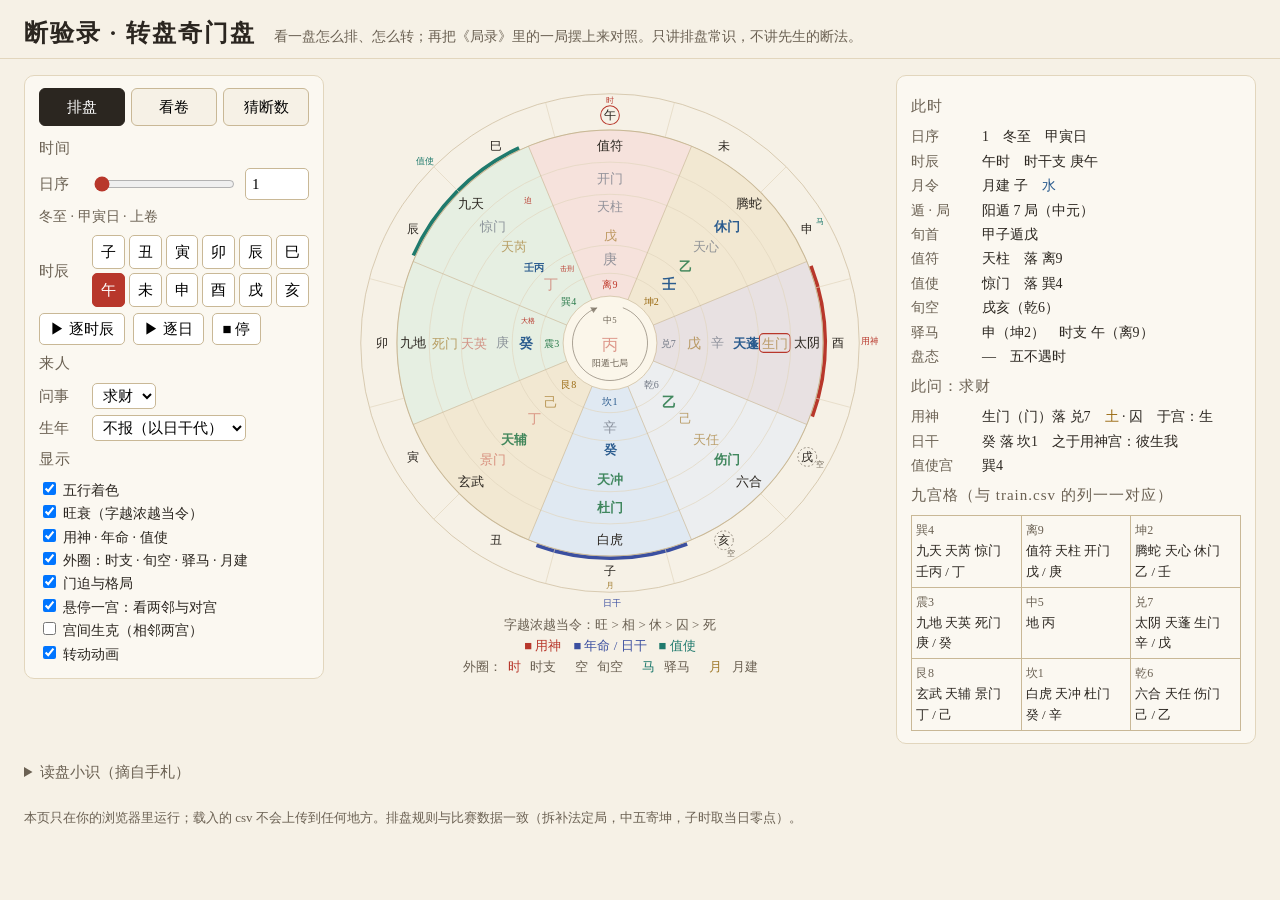
<file: duanyanlu/index.html>
<!doctype html>
<html lang="zh-CN">
<head>
<meta charset="utf-8">
<meta name="viewport" content="width=device-width, initial-scale=1">
<meta name="robots" content="noindex, nofollow">
<title>断验录 · 转盘奇门盘</title>
<style>
:root {
  --paper: #f6f1e6; --paper2: #efe7d6; --ink: #2b2620; --ink2: #6b6153; --line: #c9b896; --line2: #e2d6bd;
  --zhu: #b8372b; --dian: #3b4fa0; --qing: #1f7a6d; --gold: #a07a2c;
  --mu: #2f7d4f; --huo: #c0392b; --tu: #9a6a12; --jin: #6f7683; --shui: #2a5b8e;
  --mu-bg: #e6efe2; --huo-bg: #f6e2dc; --tu-bg: #f2e8d2; --jin-bg: #eceef0; --shui-bg: #e0e9f2;
}
* { box-sizing: border-box; }
body { margin: 0; background: var(--paper); color: var(--ink); font: 15px/1.6 "Songti SC", "Noto Serif CJK SC", "Source Han Serif SC", "SimSun", serif; }
header { padding: 14px 24px 6px; border-bottom: 1px solid var(--line2); display: flex; align-items: baseline; gap: 18px; flex-wrap: wrap; }
header h1 { margin: 0; font-size: 24px; letter-spacing: 2px; }
header .sub { color: var(--ink2); font-size: 14px; }
main { display: grid; grid-template-columns: 300px minmax(420px, 1fr) 360px; gap: 18px; padding: 16px 24px; align-items: start; }
@media (max-width: 1200px) { main { grid-template-columns: 1fr; } }
.panel { background: #fbf8f1; border: 1px solid var(--line2); border-radius: 10px; padding: 12px 14px; }
.panel h3 { margin: 6px 0 8px; font-size: 15px; color: var(--ink2); font-weight: normal; letter-spacing: 1px; }
.tabs { display: flex; gap: 6px; margin-bottom: 10px; }
.tabs button { flex: 1; padding: 6px 0; border: 1px solid var(--line); background: var(--paper); border-radius: 6px; cursor: pointer; font: inherit; }
.tabs button.on { background: var(--ink); color: #fff; border-color: var(--ink); }
.row { display: flex; align-items: center; gap: 8px; margin: 6px 0; flex-wrap: wrap; }
.row label { color: var(--ink2); min-width: 3em; }
input[type=range] { flex: 1; accent-color: var(--zhu); }
input[type=number], input[type=text], select { font: inherit; padding: 3px 6px; border: 1px solid var(--line); border-radius: 5px; background: #fff; }
input[type=number] { width: 64px; }
.b { font: inherit; display: inline-block; padding: 3px 10px; border: 1px solid var(--line); border-radius: 5px; background: #fff; cursor: pointer; }
.b:hover { border-color: var(--ink2); }
.b.on { background: var(--zhu); border-color: var(--zhu); color: #fff; }
.shichen { display: grid; grid-template-columns: repeat(6, 1fr); gap: 4px; flex: 1; }
.shichen button { padding: 4px 0; }
.daylabel { font-size: 14px; color: var(--ink2); }
.toggles label { display: block; color: var(--ink); cursor: pointer; font-size: 14px; }
.hint { font-size: 13px; color: var(--ink2); }
.stage { display: flex; flex-direction: column; align-items: center; }
svg#pan { width: 100%; max-width: 760px; height: auto; user-select: none; }
.legend { font-size: 13px; color: var(--ink2); text-align: center; margin-top: 4px; }
.legend span { margin: 0 6px; white-space: nowrap; }
.kv { display: grid; grid-template-columns: 4.5em 1fr; gap: 2px 8px; font-size: 14px; }
.kv div:nth-child(odd) { color: var(--ink2); }
table.grid { border-collapse: collapse; width: 100%; font-size: 13px; margin-top: 6px; }
table.grid td { border: 1px solid var(--line); padding: 4px 4px; vertical-align: top; width: 33%; }
table.grid .gname { color: var(--ink2); font-size: 12px; }
table.grid .hole { color: #b7a98d; }
.note { background: #fff7e6; border-left: 3px solid var(--gold); padding: 4px 8px; margin: 4px 0; font-size: 14px; }
.reveal { font-size: 28px; color: var(--zhu); }
details { margin: 0 24px 24px; }
details summary { cursor: pointer; color: var(--ink2); }
details .doc { columns: 2 380px; column-gap: 28px; font-size: 14px; }
details .doc p { margin: 4px 0 8px; break-inside: avoid; }
.wx-木 { color: var(--mu); } .wx-火 { color: var(--huo); } .wx-土 { color: var(--tu); } .wx-金 { color: var(--jin); } .wx-水 { color: var(--shui); }
.muted { color: var(--ink2); }
.err { color: var(--zhu); }
</style>
</head>
<body>
<header>
  <h1>断验录 · 转盘奇门盘</h1>
  <span class="sub">看一盘怎么排、怎么转；再把《局录》里的一局摆上来对照。只讲排盘常识，不讲先生的断法。</span>
</header>
<main>
  <!-- 左：操作 -->
  <section class="panel" id="left">
    <div class="tabs"><button data-tab="pai" class="on">排盘</button><button data-tab="juan">看卷</button><button data-tab="cai">猜断数</button></div>

    <div data-pane="pai">
      <h3>时间</h3>
      <div class="row"><label>日序</label><input type="range" id="day" min="1" max="365" value="1"><input type="number" id="dayN" min="1" max="365" value="1"></div>
      <div class="row daylabel" id="dayLabel"></div>
      <div class="row"><label>时辰</label><div class="shichen" id="shichen"></div></div>
      <div class="row"><button class="b" id="playH">▶ 逐时辰</button><button class="b" id="playD">▶ 逐日</button><button class="b" id="stop">■ 停</button></div>
      <h3>来人</h3>
      <div class="row"><label>问事</label><select id="q"></select></div>
      <div class="row"><label>生年</label><select id="birth"></select></div>
    </div>

    <div data-pane="juan" hidden>
      <h3>载入数据（只在本机读取，不会上传）</h3>
      <div class="row"><label class="b" for="files" style="min-width:auto;cursor:pointer">选择 csv 文件…</label><input type="file" id="files" multiple accept=".csv" hidden></div>
      <div class="hint" id="loadState">可一次选中 train.csv、test.csv、clients.csv、notes.csv。</div>
      <h3>看一局</h3>
      <div class="row"><input type="text" id="rid" placeholder="如 S00001 或 X00001" size="12"><button class="b" id="go">查看</button></div>
      <div class="row"><button class="b" id="prev">上一局</button><button class="b" id="next">下一局</button><button class="b" id="rand">随机一局</button></div>
      <div id="rowInfo" class="hint"></div>
    </div>

    <div data-pane="cai" hidden>
      <h3>你来断：先生会报几分？</h3>
      <div class="hint">从上卷里随机抽一局（需先在「看卷」里载入 train.csv，最好连同 clients.csv、notes.csv）。看盘、看问事，报一个 0–100 的数，再揭晓卷面上的断数。</div>
      <div class="row"><button class="b" id="deal">出一局</button></div>
      <div class="row"><label>你断</label><input type="number" id="guess" min="0" max="100" step="1"><button class="b" id="reveal">揭晓</button></div>
      <div id="caiInfo"></div>
      <div id="caiStat" class="hint"></div>
    </div>

    <h3>显示</h3>
    <div class="toggles" id="toggles"></div>
  </section>

  <!-- 中：转盘 -->
  <section class="stage">
    <svg id="pan" viewBox="0 0 800 800" aria-label="转盘奇门盘"></svg>
    <div class="legend" id="legend"></div>
  </section>

  <!-- 右：此时 -->
  <section class="panel" id="right">
    <h3>此时</h3>
    <div class="kv" id="now"></div>
    <h3 id="askTitle">此问</h3>
    <div class="kv" id="ask"></div>
    <h3 id="gridTitle">九宫格（与 train.csv 的列一一对应）</h3>
    <div id="grid"></div>
  </section>
</main>

<details>
  <summary>读盘小识（摘自手札）</summary>
  <div class="doc">
    <p><b>一盘五层。</b>由里往外：地盘（三奇六仪，按局数飞布九宫，一局之中不动）、天盘（九星，每颗星带着本宫的地盘之干同行，即天盘之干）、人盘（八门）、神盘（八神），最外一圈是十二地支。天禽居中，随天芮而行，所以天芮所在之宫并书两干。</p>
    <p><b>怎么转。</b>旬首之仪所在宫的星为值符，值符加于地盘时干之宫，诸星随之同转；旬首宫的门为值使，随时辰行宫，诸门随之同转；八神以值符神为首，阳遁顺布、阴遁逆布。冬至以后用阳遁，夏至以后用阴遁。一盘由阴阳遁、局数、时干支三者定出，共一千零八十盘。</p>
    <p><b>外圈。</b>十二地支分纳于外八宫（坎子、艮丑寅、震卯、巽辰巳、离午、坤未申、兑酉、乾戌亥）。图上标出：时支（本时辰之支）、旬空（时干支所在一旬余下两支）、驿马（申子辰马在寅，寅午戌马在申，亥卯未马在巳，巳酉丑马在亥）、月建。</p>
    <p><b>旺衰。</b>月建之五行为月令。与月令同者旺，月令所生者相，生月令者休，克月令者囚，月令所克者死。图上字色越浓，越当令。八神本无五行，论五行时借其所落之宫。</p>
    <p><b>用神、年命、值使。</b>问什么看什么：求财看生门，求职看开门，婚恋看六合，谒贵看值符，考试看丁，诉讼看庚，疾病看天芮，求医看天心，失物看玄武。年命取来人生年之干（甲则看其所遁之仪）在天盘的落宫，不报生年者一说以日干代之。值使为一时之使。</p>
    <p><b>格局。</b>门克其所落之宫为门迫；天盘之干加地盘之干，成鸟跌穴、龙返首、蛇夭矫、雀投江等克应；六仪击刑；星回本宫为伏吟，星到对宫为反吟；时干克日干且阴阳同类为五不遇时。哪些先生看重、哪些没用，得回到《局录》里去验。</p>
    <p><b>卷面。</b>train.csv / test.csv 的 41 个盘面格按“宫_层”命名：外八宫各有 _神、_星、_门、_天、_地 五格，中五宫只有 _地。卷面约 6% 的格子被虫蛀（空白）；这里的转盘按日序、时辰直接排出，是完整的盘。</p>
  </div>
</details>
<footer style="margin:0 24px 24px;color:var(--ink2);font-size:13px">本页只在你的浏览器里运行；载入的 csv 不会上传到任何地方。排盘规则与比赛数据一致（拆补法定局，中五寄坤，子时取当日零点）。</footer>

<script>
/* 时家转盘奇门排盘：拆补法定局，中五寄坤，子时取当日零点 */
(function (root) {
  "use strict";
  const TIANGAN = "甲乙丙丁戊己庚辛壬癸";
  const DIZHI = "子丑寅卯辰巳午未申酉戌亥";
  const GANZHI60 = Array.from({ length: 60 }, (_, i) => TIANGAN[i % 10] + DIZHI[i % 12]);
  const XUN_LIUYI = "戊己庚辛壬癸";
  const RING8 = [1, 8, 3, 4, 9, 2, 7, 6];                 // 外八宫，顺时针（离上坎下之图）
  const GONG_GUA = { 1: "坎", 2: "坤", 3: "震", 4: "巽", 5: "中", 6: "乾", 7: "兑", 8: "艮", 9: "离" };
  const GONG_WX = { 1: "水", 2: "土", 3: "木", 4: "木", 5: "土", 6: "金", 7: "金", 8: "土", 9: "火" };
  const GONG_ZHI = { 1: "子", 8: "丑寅", 3: "卯", 4: "辰巳", 9: "午", 2: "未申", 7: "酉", 6: "戌亥", 5: "" };
  const DUI_GONG = { 1: 9, 9: 1, 8: 2, 2: 8, 3: 7, 7: 3, 4: 6, 6: 4 };
  const STAR_HOME = { 天蓬: 1, 天芮: 2, 天冲: 3, 天辅: 4, 天禽: 5, 天心: 6, 天柱: 7, 天任: 8, 天英: 9 };
  const STAR_WX = { 天蓬: "水", 天芮: "土", 天冲: "木", 天辅: "木", 天禽: "土", 天心: "金", 天柱: "金", 天任: "土", 天英: "火" };
  const STAR_RING = ["天蓬", "天任", "天冲", "天辅", "天英", "天芮", "天柱", "天心"];
  const DOOR_HOME = { 休门: 1, 生门: 8, 伤门: 3, 杜门: 4, 景门: 9, 死门: 2, 惊门: 7, 开门: 6 };
  const DOOR_WX = { 休门: "水", 生门: "土", 伤门: "木", 杜门: "木", 景门: "火", 死门: "土", 惊门: "金", 开门: "金" };
  const DOOR_RING = ["休门", "生门", "伤门", "杜门", "景门", "死门", "惊门", "开门"];
  const GOD_RING = ["值符", "腾蛇", "太阴", "六合", "白虎", "玄武", "九地", "九天"];
  const GAN_WX = { 甲: "木", 乙: "木", 丙: "火", 丁: "火", 戊: "土", 己: "土", 庚: "金", 辛: "金", 壬: "水", 癸: "水" };
  const ZHI_WX = { 子: "水", 丑: "土", 寅: "木", 卯: "木", 辰: "土", 巳: "火", 午: "火", 未: "土", 申: "金", 酉: "金", 戌: "土", 亥: "水" };
  const SHENG = { 木: "火", 火: "土", 土: "金", 金: "水", 水: "木" };
  const KE = { 木: "土", 土: "水", 水: "火", 火: "金", 金: "木" };
  const DIPAN_SEQ = "戊己庚辛壬癸丁丙乙";
  const JU_TABLE = {
    冬至: [true, 1, 7, 4], 小寒: [true, 2, 8, 5], 大寒: [true, 3, 9, 6], 立春: [true, 8, 5, 2], 雨水: [true, 9, 6, 3],
    惊蛰: [true, 1, 7, 4], 春分: [true, 3, 9, 6], 清明: [true, 4, 1, 7], 谷雨: [true, 5, 2, 8], 立夏: [true, 4, 1, 7],
    小满: [true, 5, 2, 8], 芒种: [true, 6, 3, 9], 夏至: [false, 9, 3, 6], 小暑: [false, 8, 2, 5], 大暑: [false, 7, 1, 4],
    立秋: [false, 2, 5, 8], 处暑: [false, 1, 4, 7], 白露: [false, 9, 3, 6], 秋分: [false, 7, 1, 4], 寒露: [false, 6, 9, 3],
    霜降: [false, 5, 8, 2], 立冬: [false, 6, 9, 3], 小雪: [false, 5, 8, 2], 大雪: [false, 4, 7, 1],
  };
  const YUEJIAN = {
    立春: "寅", 雨水: "寅", 惊蛰: "卯", 春分: "卯", 清明: "辰", 谷雨: "辰", 立夏: "巳", 小满: "巳", 芒种: "午", 夏至: "午",
    小暑: "未", 大暑: "未", 立秋: "申", 处暑: "申", 白露: "酉", 秋分: "酉", 寒露: "戌", 霜降: "戌", 立冬: "亥", 小雪: "亥",
    大雪: "子", 冬至: "子", 小寒: "丑", 大寒: "丑",
  };
  // 类神（手札：问什么，看什么）
  const QUESTIONS = { 求财: ["门", "生门"], 求职: ["门", "开门"], 婚恋: ["神", "六合"], 谒贵: ["神", "值符"], 考试: ["干", "丁"],
    诉讼: ["干", "庚"], 疾病: ["星", "天芮"], 求医: ["星", "天心"], 失物: ["神", "玄武"] };
  // 十干克应（天盘干, 地盘干）：只收《烟波钓叟歌》明言者
  const KEYING = { 戊丙: ["青龙返首", "吉"], 丙戊: ["飞鸟跌穴", "吉"], 癸丁: ["螣蛇夭矫", "凶"], 丁癸: ["朱雀投江", "凶"],
    乙辛: ["青龙逃走", "凶"], 辛乙: ["白虎猖狂", "凶"], 庚癸: ["大格", "凶"], 庚己: ["刑格", "凶"], 庚壬: ["上格", "凶"],
    庚乙: ["奇格", "凶"], 庚丙: ["奇格", "凶"], 庚丁: ["奇格", "凶"] };
  const JIXING = new Set(["戊3", "己2", "庚8", "辛9", "壬4", "癸4"]);           // 六仪击刑：仪 + 宫
  const MA_ZHI = { 申: "寅", 子: "寅", 辰: "寅", 寅: "申", 午: "申", 戌: "申", 亥: "巳", 卯: "巳", 未: "巳", 巳: "亥", 酉: "亥", 丑: "亥" };
  const ZHI_GONG = {};
  for (const g in GONG_ZHI) for (const z of GONG_ZHI[g]) ZHI_GONG[z] = +g;

  // ------------------------------------------------------------ 日历（寿星公式，21 世纪）
  const JIEQI_ORDER = ["小寒", "大寒", "立春", "雨水", "惊蛰", "春分", "清明", "谷雨", "立夏", "小满", "芒种", "夏至",
    "小暑", "大暑", "立秋", "处暑", "白露", "秋分", "寒露", "霜降", "立冬", "小雪", "大雪", "冬至"];
  const C21 = [5.4055, 20.12, 3.87, 18.73, 5.63, 20.646, 4.81, 20.1, 5.52, 21.04, 5.678, 21.37, 7.108, 22.83, 7.5, 23.13,
    7.646, 23.042, 8.318, 23.438, 7.438, 22.36, 7.18, 21.94];
  const EXCEPT = { "2002立秋": 1, "2008小满": 1, "2016小暑": 1, "2019小寒": -1, "2021冬至": -1, "2026雨水": -1, "2082大寒": 1,
    "2084春分": 1, "2089霜降": 1, "2089立冬": 1 };
  const DAY_MS = 86400000;
  const ymd = (y, m, d) => Date.UTC(y, m - 1, d) / DAY_MS;        // 以 UTC 日数计，免时区之扰
  const mod = (a, n) => ((a % n) + n) % n;

  function jieqiDay(year, name) {
    const i = JIEQI_ORDER.indexOf(name), y = year % 100;
    const leap = ["小寒", "大寒", "立春", "雨水"].includes(name) ? Math.floor((y - 1) / 4) : Math.floor(y / 4);
    const day = Math.floor(y * 0.2422 + C21[i]) - leap + (EXCEPT[year + name] || 0);
    return ymd(year, Math.floor(i / 2) + 1, day);
  }
  function currentJieqi(dayNum, year) {
    let best = null, bestD = -Infinity;
    for (const yy of [year - 1, year]) for (const n of JIEQI_ORDER) {
      const d = jieqiDay(yy, n);
      if (d <= dayNum && d > bestD) { best = n; bestD = d; }
    }
    return best;
  }
  const ANCHOR = ymd(1949, 10, 1);                                  // 甲子日
  const dayGanzhi = (dayNum) => mod(dayNum - ANCHOR, 60);
  const ganzhiFrom = (gan, zhi) => mod(6 * gan - 5 * zhi, 60);
  function hourGanzhi(dayGz, hour) {                               // 五鼠遁
    const zhi = Math.floor((hour + 1) / 2) % 12;
    const gan = ((dayGz % 10) % 5 * 2 + zhi) % 10;
    return ganzhiFrom(gan, zhi);
  }
  function yuanOf(dayGz) {                                          // 拆补法：符头定元
    const fz = mod(dayGz - (dayGz % 5), 12);
    return [0, 6, 3, 9].includes(fz) ? 0 : [2, 8, 5, 11].includes(fz) ? 1 : 2;
  }
  const xunkong = (gz) => { const head = (Math.floor(gz / 10) * 10) % 12; return DIZHI[(head + 10) % 12] + DIZHI[(head + 11) % 12]; };
  const dunGan = (gz) => { const s = TIANGAN[gz % 10]; return s === "甲" ? XUN_LIUYI[Math.floor(gz / 10)] : s; };

  // ------------------------------------------------------------ 盘
  const ringShift = (src, dst) => mod(RING8.indexOf(dst) - RING8.indexOf(src), 8);
  function chart(yang, ju, hgz) {
    const dipan = {};
    for (let i = 0; i < 9; i++) dipan[mod(ju - 1 + (yang ? i : -i), 9) + 1] = DIPAN_SEQ[i];
    const stemGong = {};
    for (const g in dipan) stemGong[dipan[g]] = +g;
    const xunYi = XUN_LIUYI[Math.floor(hgz / 10)];
    const p0 = stemGong[xunYi], ref = p0 === 5 ? 2 : p0;
    const zhifu = Object.keys(STAR_HOME).find((s) => STAR_HOME[s] === p0);
    const zhishi = p0 === 5 ? "死门" : Object.keys(DOOR_HOME).find((d) => DOOR_HOME[d] === p0);
    const hg = TIANGAN[hgz % 10], hgEff = hg === "甲" ? xunYi : hg;
    let pt = stemGong[hgEff]; if (pt === 5) pt = 2;
    const shift = ringShift(ref, pt);
    const xing = {}, tian = {};
    for (const s of STAR_RING) {
      const g = RING8[(RING8.indexOf(STAR_HOME[s]) + shift) % 8];
      xing[g] = s; tian[g] = dipan[STAR_HOME[s]];
    }
    const ruiGong = +Object.keys(xing).find((g) => xing[g] === "天芮");
    const count = hgz % 10;
    let pz = mod(p0 - 1 + (yang ? count : -count), 9) + 1; if (pz === 5) pz = 2;
    const dshift = ringShift(ref, pz);
    const men = {};
    for (const d of DOOR_RING) men[RING8[(RING8.indexOf(DOOR_HOME[d]) + dshift) % 8]] = d;
    const i0 = RING8.indexOf(pt), shen = {};
    GOD_RING.forEach((god, k) => { shen[RING8[mod(i0 + (yang ? k : -k), 8)]] = god; });
    return { yang, ju, hourGz: hgz, xunYi, zhifu, zhishi, zhifuGong: pt, zhishiGong: pz, dipan, tian, qinGan: dipan[5],
      ruiGong, xing, men, shen, shift, dshift, fuyin: shift === 0, fanyin: shift === 4, menFuyin: dshift === 0,
      menFanyin: dshift === 4, kong: xunkong(hgz) };
  }
  const tianStems = (c, g) => (g === 5 ? [] : g === c.ruiGong ? [c.tian[g], c.qinGan] : [c.tian[g]]);
  function tianGongOf(c, stem) {
    for (const g of RING8) if (tianStems(c, g).includes(stem)) return g;
    return null;
  }

  // ------------------------------------------------------------ 比赛之年：日序 1 = 冬至开馆
  const OPEN = ymd(2023, 12, 22);
  const SHICHEN_HOUR = [0, 1, 3, 5, 7, 9, 11, 13, 15, 17, 19, 21];
  function paipanDay(dayNo, si) {
    const dn = OPEN + dayNo - 1, year = new Date(dn * DAY_MS).getUTCFullYear();
    return paipanAt(dn, year, SHICHEN_HOUR[si]);
  }
  function paipanDate(y, m, d, si) { return paipanAt(ymd(y, m, d), y, SHICHEN_HOUR[si]); }
  function paipanAt(dn, year, hour) {
    const jq = currentJieqi(dn, year);
    const dgz = dayGanzhi(dn), yuan = yuanOf(dgz);
    const [yang, ...jus] = JU_TABLE[jq];
    const hgz = hourGanzhi(dgz, hour);
    const c = chart(yang, jus[yuan], hgz);
    return Object.assign(c, { jieqi: jq, yuan, dayGz: dgz, yueJian: YUEJIAN[jq], yueWx: ZHI_WX[YUEJIAN[jq]] });
  }

  // ------------------------------------------------------------ 读盘常识（皆手札所载）
  function wuxingRel(a, b) {                     // a 之于 b
    if (a === b) return "比和";
    if (SHENG[a] === b) return "生";
    if (KE[a] === b) return "克";
    if (SHENG[b] === a) return "被生";
    return "被克";
  }
  function wangshuai(wx, yue) {                  // 旺相休囚死
    if (wx === yue) return "旺";
    if (SHENG[yue] === wx) return "相";
    if (SHENG[wx] === yue) return "休";
    if (KE[wx] === yue) return "囚";
    return "死";
  }
  function outer(c) {                            // 外圈诸象：时支、旬空、驿马、月建所在之宫
    const hz = DIZHI[c.hourGz % 12];
    return { shiZhi: hz, shi: ZHI_GONG[hz], maZhi: MA_ZHI[hz], ma: ZHI_GONG[MA_ZHI[hz]], kongZhi: c.kong,
      kong: RING8.filter((g) => [...GONG_ZHI[g]].some((z) => c.kong.includes(z))), yue: ZHI_GONG[c.yueJian] };
  }
  function useGong(c, q) {
    const [layer, name] = QUESTIONS[q];
    if (layer === "干") return tianGongOf(c, name);
    const m = { 门: c.men, 星: c.xing, 神: c.shen }[layer];
    return +Object.keys(m).find((g) => m[g] === name);
  }
  function useWx(q, gong) {
    const [layer, name] = QUESTIONS[q];
    return { 门: DOOR_WX[name], 星: STAR_WX[name], 干: GAN_WX[name], 神: GONG_WX[gong] }[layer];
  }
  const meGong = (c, birthGz) => tianGongOf(c, dunGan(birthGz == null ? c.dayGz : birthGz));
  const isMenpo = (c, g) => KE[DOOR_WX[c.men[g]]] === GONG_WX[g];
  function geju(c, g) {
    const ds = c.dipan[g], out = [];
    for (const t of [...new Set(tianStems(c, g))]) if (KEYING[t + ds]) out.push(KEYING[t + ds]);
    const xing = [...new Set([ds, ...tianStems(c, g)])].filter((s) => JIXING.has(s + g));
    return { keying: out, jixing: xing };
  }
  function wubuyu(c) {
    const d = c.dayGz % 10, h = c.hourGz % 10;
    return KE[GAN_WX[TIANGAN[h]]] === GAN_WX[TIANGAN[d]] && d % 2 === h % 2;
  }
  function cells(c) {                            // 与 train.csv 同名同序的 41 格
    const out = {};
    for (const g of [4, 9, 2, 3, 5, 7, 8, 1, 6]) {
      const p = GONG_GUA[g] + g + "_";
      if (g !== 5) {
        out[p + "神"] = c.shen[g]; out[p + "星"] = c.xing[g]; out[p + "门"] = c.men[g];
        out[p + "天"] = tianStems(c, g).join("");
      }
      out[p + "地"] = c.dipan[g];
    }
    return out;
  }

  const api = { TIANGAN, DIZHI, GANZHI60, RING8, GONG_GUA, GONG_WX, GONG_ZHI, DUI_GONG, STAR_WX, DOOR_WX, GAN_WX, ZHI_WX,
    STAR_RING, DOOR_RING, GOD_RING, QUESTIONS, SHICHEN_HOUR, JIEQI_ORDER,
    chart, paipanDay, paipanDate, tianStems, tianGongOf, wuxingRel, wangshuai, outer, useGong, useWx, meGong, isMenpo,
    geju, wubuyu, cells, dunGan, xunkong };
  if (typeof module !== "undefined" && module.exports) module.exports = api;
  else root.Qimen = api;
})(typeof window !== "undefined" ? window : globalThis);

</script>
<script>
(function () {
"use strict";
const Q = window.Qimen;

// ============================================================ 显示选项
const OPTIONS = {
  hoverNeighbors: true,   // 悬停一宫：标出顺、逆时针两邻与对宫
  edgeRelations: true,    // 可显示"宫间生克"（相邻两宫、对宫之五行生克）
  dunArrow: true,         // 中宫画出本局阴阳遁之向
};

// ============================================================ 常量与小工具
const CX = 400, CY = 400;
const R = { center: 70, name: [70, 104], di: [104, 146], tian: [146, 222], men: [222, 270], shen: [270, 318], zhi: [318, 372] };
const RT = { name: 87, di: 125, tg: 160, star: 203, men: 246, shen: 294, zhi: 340, mark: 362, label: 388 };
const WX = { 木: "var(--mu)", 火: "var(--huo)", 土: "var(--tu)", 金: "var(--jin)", 水: "var(--shui)" };
const WXBG = { 木: "var(--mu-bg)", 火: "var(--huo-bg)", 土: "var(--tu-bg)", 金: "var(--jin-bg)", 水: "var(--shui-bg)" };
const WS_OPA = { 旺: 1, 相: 0.9, 休: 0.74, 囚: 0.6, 死: 0.5 };
const WS_W = { 旺: 700, 相: 600, 休: 400, 囚: 400, 死: 400 };
const QS = ["求财", "求职", "婚恋", "谒贵", "考试", "诉讼", "疾病", "求医", "失物"];
const SVGNS = "http://www.w3.org/2000/svg";
const $ = (id) => document.getElementById(id);
const angOf = (g) => 90 + 45 * Q.RING8.indexOf(g);                // 坎在下，顺时针（离在上）
const zhiAng = (z) => 90 + 30 * Q.DIZHI.indexOf(z);
const pol = (r, deg) => [CX + r * Math.cos(deg * Math.PI / 180), CY + r * Math.sin(deg * Math.PI / 180)];
function el(tag, attrs, parent, text) {
  const e = document.createElementNS(SVGNS, tag);
  for (const k in attrs) e.setAttribute(k, attrs[k]);
  if (text != null) e.textContent = text;
  if (parent) parent.appendChild(e);
  return e;
}
function wedge(r1, r2, a1, a2) {
  const [x1, y1] = pol(r2, a1), [x2, y2] = pol(r2, a2), [x3, y3] = pol(r1, a2), [x4, y4] = pol(r1, a1);
  const big = a2 - a1 > 180 ? 1 : 0;
  return `M${x1},${y1} A${r2},${r2} 0 ${big} 1 ${x2},${y2} L${x3},${y3} A${r1},${r1} 0 ${big} 0 ${x4},${y4} Z`;
}
function arc(r, a1, a2) {
  const [x1, y1] = pol(r, a1), [x2, y2] = pol(r, a2);
  return `M${x1},${y1} A${r},${r} 0 ${a2 - a1 > 180 ? 1 : 0} 1 ${x2},${y2}`;
}

// ============================================================ 状态
const S = {
  day: 1, si: 6, q: "求财", birth: null, tab: "pai",
  show: { wx: true, ws: true, roles: true, outer: true, geju: true, hover: OPTIONS.hoverNeighbors, edges: false, anim: true },
  data: { train: null, test: null, clients: null, notes: null, order: [] }, rec: null, cur: null,
  game: { n: 0, se: 0, se50: 0, row: null, shown: false },
};
const TOGGLES = [["wx", "五行着色"], ["ws", "旺衰（字越浓越当令）"], ["roles", "用神 · 年命 · 值使"], ["outer", "外圈：时支 · 旬空 · 驿马 · 月建"],
  ["geju", "门迫与格局"], ...(OPTIONS.hoverNeighbors ? [["hover", "悬停一宫：看两邻与对宫"]] : []),
  ...(OPTIONS.edgeRelations ? [["edges", "宫间生克（相邻两宫）"]] : []), ["anim", "转动动画"]];

// ============================================================ 画静态部分
const svg = $("pan");
const gBg = el("g", {}, svg), gHi = el("g", {}, svg), gStatic = el("g", {}, svg), gEdges = el("g", {}, svg),
  gDyn = el("g", {}, svg), gMarks = el("g", {}, svg), gHover = el("g", { "pointer-events": "none" }, svg), gHit = el("g", {}, svg);
const sector = {}, hitSector = {};
for (const g of Q.RING8) {
  const a = angOf(g);
  sector[g] = el("path", { d: wedge(R.name[0], R.shen[1], a - 22.5, a + 22.5), fill: "#fff", stroke: "none" }, gBg);
  hitSector[g] = el("path", { d: wedge(R.name[0], R.zhi[1], a - 22.5, a + 22.5), fill: "transparent", "data-g": g }, gHit);
}
el("circle", { cx: CX, cy: CY, r: R.center, fill: "#fbf6ea", stroke: "var(--line)" }, gBg);
for (const r of [R.name[1], R.di[1], R.tian[1], R.men[1], R.shen[1]]) el("circle", { cx: CX, cy: CY, r, fill: "none", stroke: "var(--line2)" }, gStatic);
el("circle", { cx: CX, cy: CY, r: R.zhi[1], fill: "none", stroke: "var(--line)" }, gStatic);
el("circle", { cx: CX, cy: CY, r: R.shen[1], fill: "none", stroke: "var(--line)", "stroke-width": 1.5 }, gStatic);
for (let i = 0; i < 8; i++) {
  const a = 90 + 45 * i - 22.5, [x1, y1] = pol(R.name[0], a), [x2, y2] = pol(R.shen[1], a);
  el("line", { x1, y1, x2, y2, stroke: "var(--line)" }, gStatic);
}
for (let i = 0; i < 12; i++) {
  const a = 90 + 30 * i - 15, [x1, y1] = pol(R.zhi[0], a), [x2, y2] = pol(R.zhi[1], a);
  el("line", { x1, y1, x2, y2, stroke: "var(--line2)" }, gStatic);
}
const ringTitle = [["宫", RT.name], ["地盘", RT.di], ["天盘", (RT.tg + RT.star) / 2], ["人盘", RT.men], ["神盘", RT.shen], ["外圈", RT.zhi]];
const nameText = {};
for (const g of Q.RING8) {
  const [x, y] = pol(RT.name, angOf(g));
  nameText[g] = el("text", { x, y, "text-anchor": "middle", "dominant-baseline": "central", "font-size": 15, fill: "var(--ink2)" }, gStatic, Q.GONG_GUA[g] + g);
}
const zhiText = {};
for (const z of Q.DIZHI) {
  const [x, y] = pol(RT.zhi, zhiAng(z));
  zhiText[z] = el("text", { x, y, "text-anchor": "middle", "dominant-baseline": "central", "font-size": 18, fill: "var(--ink)" }, gStatic, z);
}
// 中宫
const cName = el("text", { x: CX, y: CY - 30, "text-anchor": "middle", "font-size": 13, fill: "var(--ink2)" }, gStatic, "中5");
const cDi = el("text", { x: CX, y: CY + 2, "text-anchor": "middle", "dominant-baseline": "central", "font-size": 24 }, gDyn);
const cDun = el("text", { x: CX, y: CY + 34, "text-anchor": "middle", "font-size": 13, fill: "var(--ink2)" }, gStatic);
const dunArrow = el("path", { fill: "none", stroke: "var(--ink2)", "stroke-width": 1.2, opacity: OPTIONS.dunArrow ? 0.7 : 0 }, gStatic);
const dunHead = el("path", { fill: "var(--ink2)", opacity: OPTIONS.dunArrow ? 0.7 : 0 }, gStatic);
// 各层之字（动的那几层按符号建，好做转动）
const sym = { star: {}, men: {}, shen: {} };
for (const s of Q.STAR_RING) {
  const grp = el("g", {}, gDyn);
  sym.star[s] = { g: grp, t: el("text", { "text-anchor": "middle", "dominant-baseline": "central", "font-size": 20 }, grp, s),
    tg: el("text", { "text-anchor": "middle", "dominant-baseline": "central", "font-size": 19 }, grp), ang: null };
}
for (const d of Q.DOOR_RING) sym.men[d] = { t: el("text", { "text-anchor": "middle", "dominant-baseline": "central", "font-size": 20 }, gDyn, d), ang: null };
for (const s of Q.GOD_RING) sym.shen[s] = { t: el("text", { "text-anchor": "middle", "dominant-baseline": "central", "font-size": 19, fill: "var(--ink)" }, gDyn, s), ang: null };
const diText = {};
for (const g of Q.RING8) {
  const [x, y] = pol(RT.di, angOf(g));
  diText[g] = el("text", { x, y, "text-anchor": "middle", "dominant-baseline": "central", "font-size": 21 }, gDyn);
}

// ============================================================ 取一盘之全部读数
function compute() {
  const c = Q.paipanDay(S.day, S.si);
  const o = Q.outer(c);
  const ug = Q.useGong(c, S.q), uwx = Q.useWx(S.q, ug);
  const mg = Q.meGong(c, S.birth);
  return { c, o, ug, uwx, mg, ws: (wx) => Q.wangshuai(wx, c.yueWx) };
}

// ============================================================ 画动态部分
let animFrom = null, animT0 = 0, animReq = null;
function place(item, ang, r, rTg) {
  const [x, y] = pol(r, ang);
  item.t.setAttribute("x", x); item.t.setAttribute("y", y);
  if (item.tg) { const [x2, y2] = pol(rTg, ang); item.tg.setAttribute("x", x2); item.tg.setAttribute("y", y2); }
}
function targets(c) {
  const t = { star: {}, men: {}, shen: {} };
  for (const g of Q.RING8) { t.star[c.xing[g]] = angOf(g); t.men[c.men[g]] = angOf(g); t.shen[c.shen[g]] = angOf(g); }
  return t;
}
function animateTo(c) {
  const tg = targets(c), from = {};
  for (const L of ["star", "men", "shen"]) for (const k in sym[L]) from[L + k] = sym[L][k].ang;
  const go = (f) => {
    for (const L of ["star", "men", "shen"]) for (const k in sym[L]) {
      const a0 = from[L + k], a1 = tg[L][k];
      let a = a1;
      if (a0 != null && f < 1) { const d = ((a1 - a0 + 540) % 360) - 180; a = a0 + d * f; }
      sym[L][k].ang = f >= 1 ? a1 : a;
      place(sym[L][k], a, L === "star" ? RT.star : L === "men" ? RT.men : RT.shen, RT.tg);
    }
  };
  cancelAnimationFrame(animReq);
  if (!S.show.anim || Object.values(from).some((v) => v == null)) { go(1); return; }
  const t0 = performance.now(), dur = 650;
  const step = (now) => {
    const x = Math.min(1, (now - t0) / dur), f = x < 0.5 ? 4 * x * x * x : 1 - Math.pow(-2 * x + 2, 3) / 2;
    go(f); if (x < 1) animReq = requestAnimationFrame(step);
  };
  animReq = requestAnimationFrame(step);
}

function paintText(node, wx, ws) {
  node.setAttribute("fill", S.show.wx && wx ? WX[wx] : "var(--ink)");
  node.setAttribute("opacity", S.show.ws && ws ? WS_OPA[ws] : 1);
  node.setAttribute("font-weight", S.show.ws && ws ? WS_W[ws] : 400);
}

function render() {
  const R0 = compute(); S.cur = R0;
  const { c, o, ug, mg } = R0;
  // 宫底色
  for (const g of Q.RING8) sector[g].setAttribute("fill", S.show.wx ? WXBG[Q.GONG_WX[g]] : "#fffdf8");
  for (const g of Q.RING8) nameText[g].setAttribute("fill", S.show.wx ? WX[Q.GONG_WX[g]] : "var(--ink2)");
  // 天盘、人盘、神盘（转）
  for (const g of Q.RING8) {
    const s = c.xing[g], it = sym.star[s];
    paintText(it.t, Q.STAR_WX[s], R0.ws(Q.STAR_WX[s]));
    const stems = Q.tianStems(c, g);
    it.tg.textContent = stems.join("");
    paintText(it.tg, Q.GAN_WX[stems[0]], R0.ws(Q.GAN_WX[stems[0]]));
    it.tg.setAttribute("font-size", stems.length > 1 ? 15 : 19);
    const d = c.men[g];
    paintText(sym.men[d].t, Q.DOOR_WX[d], R0.ws(Q.DOOR_WX[d]));
    paintText(sym.shen[c.shen[g]].t, null, null);
  }
  animateTo(c);
  // 地盘（一局不动）
  for (const g of Q.RING8) { diText[g].textContent = c.dipan[g]; paintText(diText[g], Q.GAN_WX[c.dipan[g]], R0.ws(Q.GAN_WX[c.dipan[g]])); }
  cDi.textContent = c.dipan[5]; paintText(cDi, Q.GAN_WX[c.dipan[5]], R0.ws(Q.GAN_WX[c.dipan[5]]));
  // 中宫：遁与局
  cDun.textContent = `${c.yang ? "阳遁" : "阴遁"}${"一二三四五六七八九"[c.ju - 1]}局`;
  const r0 = 56, a0 = -70, a1 = 250;
  dunArrow.setAttribute("d", arc(r0, a0, a1));
  const tip = c.yang ? a1 : a0, [tx, ty] = pol(r0, tip), dir = c.yang ? 1 : -1;
  const [bx1, by1] = pol(r0 - 5, tip - dir * 9), [bx2, by2] = pol(r0 + 5, tip - dir * 9);
  dunHead.setAttribute("d", `M${tx},${ty} L${bx1},${by1} L${bx2},${by2} Z`);
  // 记号：外圈、用神 / 年命 / 值使、门迫、格局
  gMarks.textContent = ""; gHi.textContent = ""; gEdges.textContent = "";
  for (const z of Q.DIZHI) zhiText[z].setAttribute("font-weight", 400);
  if (S.show.outer) {
    const marks = {};
    const add = (z, t, col) => (marks[z] = marks[z] || []).push([t, col]);
    add(o.shiZhi, "时", "var(--zhu)");
    for (const z of o.kongZhi) add(z, "空", "var(--ink2)");
    add(o.maZhi, "马", "var(--qing)");
    add(c.yueJian, "月", "var(--gold)");
    for (const z in marks) {
      const n = marks[z].length;
      marks[z].forEach(([t, col], k) => {
        const [x, y] = pol(RT.mark, zhiAng(z) + (k - (n - 1) / 2) * 8);
        el("text", { x, y, "text-anchor": "middle", "dominant-baseline": "central", "font-size": 12, fill: col }, gMarks, t);
      });
    }
    const [sx, sy] = pol(RT.zhi, zhiAng(o.shiZhi));
    el("circle", { cx: sx, cy: sy, r: 14, fill: "none", stroke: "var(--zhu)", "stroke-width": 1.5 }, gMarks);
    for (const z of o.kongZhi) { const [kx, ky] = pol(RT.zhi, zhiAng(z)); el("circle", { cx: kx, cy: ky, r: 14, fill: "none", stroke: "var(--ink2)", "stroke-dasharray": "3 3" }, gMarks); }
  }
  if (S.show.roles) {
    const roles = {};
    const addRole = (g, name, col) => (roles[g] = roles[g] || []).push([name, col]);
    addRole(ug, "用神", "var(--zhu)");
    addRole(mg, S.birth == null ? "日干" : "年命", "var(--dian)");
    addRole(c.zhishiGong, "值使", "var(--qing)");
    for (const g in roles) {
      const a = angOf(+g), n = roles[g].length;
      roles[g].forEach(([name, col], k) => {
        const s0 = a - 21 + (42 / n) * k, s1 = s0 + 42 / n - 1;
        el("path", { d: arc(R.shen[1] + 3, s0, s1), stroke: col, "stroke-width": 6, fill: "none" }, gHi);
        const [x, y] = pol(RT.label, (s0 + s1) / 2);
        el("text", { x, y, "text-anchor": "middle", "dominant-baseline": "central", "font-size": 14, fill: col }, gHi, name);
      });
    }
    el("path", { d: wedge(R.name[0], R.shen[1], angOf(ug) - 22.5, angOf(ug) + 22.5), fill: "var(--zhu)", opacity: 0.07 }, gHi);
    // 用神本身加框
    const [layer, name] = Q.QUESTIONS[S.q];
    const r = { 门: RT.men, 星: RT.star, 神: RT.shen, 干: RT.tg }[layer];
    const [x, y] = pol(r, angOf(ug));
    const w = layer === "干" ? 26 : 46;
    el("rect", { x: x - w / 2, y: y - 14, width: w, height: 28, rx: 6, fill: "none", stroke: "var(--zhu)", "stroke-width": 1.6 }, gHi);
  }
  if (S.show.geju) {
    for (const g of Q.RING8) {
      const a = angOf(g);
      if (Q.isMenpo(c, g)) { const [x, y] = pol(RT.men, a + 15); el("text", { x, y, "text-anchor": "middle", "dominant-baseline": "central", "font-size": 12, fill: "var(--zhu)" }, gMarks, "迫"); }
      const SHORT = { 青龙返首: "龙返首", 飞鸟跌穴: "鸟跌穴", 螣蛇夭矫: "蛇夭矫", 朱雀投江: "雀投江", 青龙逃走: "龙逃走", 白虎猖狂: "虎猖狂" };
      const gj = Q.geju(c, g), labs = [...gj.keying.map((k) => SHORT[k[0]] || k[0]), ...(gj.jixing.length ? ["击刑"] : [])];
      if (labs.length) { const [x, y] = pol(RT.di + 2, a + 15); el("text", { x, y, "text-anchor": "middle", "dominant-baseline": "central", "font-size": 10.5, fill: "var(--zhu)" }, gMarks, labs.join("·")); }
    }
  }
  if (S.show.edges && OPTIONS.edgeRelations) {           // 相邻两宫之五行生克：箭头由生者指向被生者、由克者指向被克者
    for (let i = 0; i < 8; i++) {
      const g1 = Q.RING8[i], g2 = Q.RING8[(i + 1) % 8], rel = Q.wuxingRel(Q.GONG_WX[g1], Q.GONG_WX[g2]);
      const b = angOf(g1) + 22.5, col = rel.includes("克") ? "var(--zhu)" : rel === "比和" ? "var(--ink2)" : "var(--mu)";
      const rr = R.name[1] - 4;
      if (rel === "比和") {
        const [x, y] = pol(rr, b); el("circle", { cx: x, cy: y, r: 2.5, fill: col }, gEdges);
      } else {
        const fwd = rel === "生" || rel === "克", a0 = fwd ? b - 9 : b + 9, a1 = fwd ? b + 9 : b - 9;
        el("path", { d: a0 < a1 ? arc(rr, a0, a1) : arc(rr, a1, a0), stroke: col, "stroke-width": 1.6, fill: "none" }, gEdges);
        const [tx, ty] = pol(rr, a1), d = fwd ? 1 : -1;
        const [p1x, p1y] = pol(rr - 4, a1 - d * 5), [p2x, p2y] = pol(rr + 4, a1 - d * 5);
        el("path", { d: `M${tx},${ty} L${p1x},${p1y} L${p2x},${p2y} Z`, fill: col }, gEdges);
      }
      const [cx_, cy_] = pol(R.name[0] + 9, b);
      el("text", { x: cx_, y: cy_, "text-anchor": "middle", "dominant-baseline": "central", "font-size": 11, fill: col }, gEdges,
        rel === "比和" ? "和" : rel.slice(-1));
    }
  }
  renderInfo(R0);
  renderGrid(R0);
  renderLegend();
  writeHash();
}

// ============================================================ 悬停：两邻与对宫
function hover(g) {
  gHover.textContent = "";
  if (!g || !S.show.hover) return;
  const i = Q.RING8.indexOf(g), cw = Q.RING8[(i + 1) % 8], ccw = Q.RING8[(i + 7) % 8], dui = Q.DUI_GONG[g];
  const outline = (gg, dash, col) => el("path", { d: wedge(R.name[0], R.shen[1], angOf(gg) - 22.5, angOf(gg) + 22.5), fill: "none", stroke: col, "stroke-width": 2, "stroke-dasharray": dash }, gHover);
  outline(g, "", "var(--ink)");
  outline(cw, "5 4", "var(--ink2)"); outline(ccw, "5 4", "var(--ink2)");
  outline(dui, "2 4", "var(--ink2)");
  const [x1, y1] = pol(R.name[0], angOf(g)), [x2, y2] = pol(R.name[0], angOf(dui));
  el("line", { x1, y1, x2, y2, stroke: "var(--ink2)", "stroke-dasharray": "2 4" }, gHover);
  const relTxt = (h) => {                                   // 打开"宫间生克"时，另注两宫五行之生克
    if (!(S.show.edges && OPTIONS.edgeRelations)) return "";
    const a = Q.GONG_WX[h], b = Q.GONG_WX[g], r = Q.wuxingRel(a, b);
    return "，" + (r === "比和" ? "比和" : r === "生" ? `${a}生${b}` : r === "克" ? `${a}克${b}` : r === "被生" ? `${b}生${a}` : `${b}克${a}`);
  };
  const info = `${Q.GONG_GUA[g]}${g}（${Q.GONG_WX[g]}）　顺时针邻 ${Q.GONG_GUA[cw]}${cw}（${Q.GONG_WX[cw]}${relTxt(cw)}）　`
    + `逆时针邻 ${Q.GONG_GUA[ccw]}${ccw}（${Q.GONG_WX[ccw]}${relTxt(ccw)}）　对宫 ${Q.GONG_GUA[dui]}${dui}（${Q.GONG_WX[dui]}${relTxt(dui)}）`;
  el("text", { x: CX, y: 790, "text-anchor": "middle", "font-size": 14, fill: "var(--ink2)" }, gHover, info);
}
for (const g of Q.RING8) {
  hitSector[g].addEventListener("mouseenter", () => hover(g));
  hitSector[g].addEventListener("mouseleave", () => hover(null));
}

// ============================================================ 右栏
function kv(node, pairs) { node.innerHTML = pairs.map(([k, v]) => `<div>${k}</div><div>${v}</div>`).join(""); }
const wxSpan = (t, wx) => `<span class="wx-${wx}">${t}</span>`;
const gName = (g) => Q.GONG_GUA[g] + g;
function renderInfo({ c, o, ug, uwx, mg, ws }) {
  const st = [c.fuyin && "星伏吟", c.fanyin && "星反吟", c.menFuyin && "门伏吟", c.menFanyin && "门反吟"].filter(Boolean).join("、") || "—";
  kv($("now"), [
    ["日序", `${S.day}　${c.jieqi}　${Q.GANZHI60[c.dayGz]}日`],
    ["时辰", `${Q.DIZHI[S.si]}时　时干支 ${Q.GANZHI60[c.hourGz]}`],
    ["月令", `月建 ${c.yueJian}　${wxSpan(c.yueWx, c.yueWx)}`],
    ["遁 · 局", `${c.yang ? "阳遁" : "阴遁"} ${c.ju} 局（${"上中下"[c.yuan]}元）`],
    ["旬首", `甲${"子戌申午辰寅"["戊己庚辛壬癸".indexOf(c.xunYi)]}遁${c.xunYi}`],
    ["值符", `${c.zhifu}　落 ${gName(c.zhifuGong)}`],
    ["值使", `${c.zhishi}　落 ${gName(c.zhishiGong)}`],
    ["旬空", `${o.kongZhi}（${o.kong.map(gName).join("、")}）`],
    ["驿马", `${o.maZhi}（${gName(o.ma)}）　时支 ${o.shiZhi}（${gName(o.shi)}）`],
    ["盘态", `${st}${Q.wubuyu(c) ? "　五不遇时" : ""}`],
  ]);
  const [layer, name] = Q.QUESTIONS[S.q];
  const me = Q.dunGan(S.birth == null ? c.dayGz : S.birth);
  const rel = Q.wuxingRel(Q.GONG_WX[mg], Q.GONG_WX[ug]);
  const biwo = mg === ug ? "同宫" : { 克: "我克彼", 生: "我生彼", 比和: "比和", 被生: "彼生我", 被克: "彼克我" }[rel];
  $("askTitle").textContent = `此问：${S.q}`;
  kv($("ask"), [
    ["用神", `${name}（${layer}）落 ${gName(ug)}　${wxSpan(uwx, uwx)} · ${ws(uwx)}　于宫：${Q.wuxingRel(uwx, Q.GONG_WX[ug])}`],
    [S.birth == null ? "日干" : "年命", `${me} 落 ${gName(mg)}　之于用神宫：${biwo}`],
    ["值使宫", `${gName(c.zhishiGong)}`],
  ]);
}
function cellHTML(g, cells, computed) {
  const p = Q.GONG_GUA[g] + g + "_";
  const v = (k) => {
    const val = cells[p + k];
    return val ? `<span title="${p + k}">${val}</span>` : `<span class="hole" title="${p + k}（虫蛀）">□</span>`;
  };
  if (g === 5) return `<span class="gname">中5</span><br>地 ${v("地")}`;
  return `<span class="gname">${Q.GONG_GUA[g]}${g}</span><br>${v("神")} ${v("星")} ${v("门")}<br>${v("天")} / ${v("地")}`;
}
function renderGrid({ c }) {
  const cells = S.rec ? S.rec.cells : Q.cells(c);
  $("gridTitle").textContent = S.rec ? `卷面（${S.rec.id}，□ 为虫蛀）` : "九宫格（与 train.csv 的列一一对应）";
  let h = '<table class="grid">';
  for (const line of [[4, 9, 2], [3, 5, 7], [8, 1, 6]]) h += "<tr>" + line.map((g) => `<td>${cellHTML(g, cells)}</td>`).join("") + "</tr>";
  $("grid").innerHTML = h + "</table>";
}
function renderLegend() {
  const items = [];
  if (S.show.ws) items.push("字越浓越当令：旺 &gt; 相 &gt; 休 &gt; 囚 &gt; 死");
  if (S.show.roles) items.push('<span style="color:var(--zhu)">■ 用神</span><span style="color:var(--dian)">■ 年命 / 日干</span><span style="color:var(--qing)">■ 值使</span>');
  if (S.show.outer) items.push('外圈：<span style="color:var(--zhu)">时</span> 时支　<span>空</span> 旬空　<span style="color:var(--qing)">马</span> 驿马　<span style="color:var(--gold)">月</span> 月建');
  $("legend").innerHTML = items.map((x) => `<div>${x}</div>`).join("");
}

// ============================================================ 左栏：排盘
function syncControls() {
  $("day").value = S.day; $("dayN").value = S.day;
  const c = Q.paipanDay(S.day, S.si);
  $("dayLabel").textContent = `${c.jieqi} · ${Q.GANZHI60[c.dayGz]}日 · ${S.day <= 229 ? "上卷" : "下卷"}`;
  for (const b of $("shichen").children) b.classList.toggle("on", +b.dataset.si === S.si);
  $("q").value = S.q; $("birth").value = S.birth == null ? "" : S.birth;
}
function setTime(day, si) { S.day = Math.min(365, Math.max(1, day)); S.si = si; syncControls(); render(); }
Q.DIZHI.split("").forEach((z, i) => {
  const b = document.createElement("button"); b.className = "b"; b.textContent = z; b.dataset.si = i;
  b.onclick = () => { S.rec = null; setTime(S.day, i); };
  $("shichen").appendChild(b);
});
$("day").oninput = (e) => { S.rec = null; setTime(+e.target.value, S.si); };
$("dayN").onchange = (e) => { S.rec = null; setTime(+e.target.value || 1, S.si); };
for (const q of QS) { const o = document.createElement("option"); o.textContent = q; $("q").appendChild(o); }
$("q").onchange = (e) => { S.q = e.target.value; render(); };
{ const o = document.createElement("option"); o.value = ""; o.textContent = "不报（以日干代）"; $("birth").appendChild(o); }
Q.GANZHI60.forEach((gz, i) => { const o = document.createElement("option"); o.value = i; o.textContent = gz; $("birth").appendChild(o); });
$("birth").onchange = (e) => { S.birth = e.target.value === "" ? null : +e.target.value; render(); };
let timer = null;
const stop = () => { clearInterval(timer); timer = null; $("playH").classList.remove("on"); $("playD").classList.remove("on"); };
$("playH").onclick = () => { stop(); S.rec = null; $("playH").classList.add("on"); timer = setInterval(() => setTime(S.si === 11 ? (S.day % 365) + 1 : S.day, (S.si + 1) % 12), 1100); };
$("playD").onclick = () => { stop(); S.rec = null; $("playD").classList.add("on"); timer = setInterval(() => setTime((S.day % 365) + 1, S.si), 1100); };
$("stop").onclick = stop;
TOGGLES.forEach(([k, label]) => {
  const l = document.createElement("label");
  l.innerHTML = `<input type="checkbox" ${S.show[k] ? "checked" : ""}> ${label}`;
  l.querySelector("input").onchange = (e) => { S.show[k] = e.target.checked; render(); };
  $("toggles").appendChild(l);
});
document.querySelectorAll(".tabs button").forEach((b) => b.onclick = () => {
  S.tab = b.dataset.tab;
  document.querySelectorAll(".tabs button").forEach((x) => x.classList.toggle("on", x === b));
  document.querySelectorAll("[data-pane]").forEach((p) => (p.hidden = p.dataset.pane !== S.tab));
});

// ============================================================ 看卷：读本机的 csv
function parseCSV(text) {
  if (text.charCodeAt(0) === 0xfeff) text = text.slice(1);
  const rows = []; let row = [], f = "", q = false;
  for (let i = 0; i < text.length; i++) {
    const ch = text[i];
    if (q) { if (ch === '"') { if (text[i + 1] === '"') { f += '"'; i++; } else q = false; } else f += ch; }
    else if (ch === '"') q = true;
    else if (ch === ",") { row.push(f); f = ""; }
    else if (ch === "\n" || ch === "\r") { if (ch === "\r" && text[i + 1] === "\n") i++; row.push(f); rows.push(row); row = []; f = ""; }
    else f += ch;
  }
  if (f !== "" || row.length) { row.push(f); rows.push(row); }
  const head = rows.shift();
  return rows.filter((r) => r.length === head.length).map((r) => Object.fromEntries(head.map((h, i) => [h, r[i]])));
}
function loadCSV(name, text) {
  const rows = parseCSV(text);
  if (!rows.length) return;
  const cols = Object.keys(rows[0]);
  const D = S.data;
  if (cols.includes("批者")) { D.notes = {}; for (const r of rows) (D.notes[r.id] = D.notes[r.id] || []).push(r); }
  else if (cols.includes("姓") && cols.includes("客号")) { D.clients = {}; for (const r of rows) D.clients[r["客号"]] = r; }
  else if (cols.includes("巽4_神")) {
    const part = cols.includes("断数") ? "train" : "test";
    D[part] = {}; for (const r of rows) D[part][r.id] = r;
    D.order = [...Object.keys(D.train || {}), ...Object.keys(D.test || {})];
  }
  const n = (x) => (x ? Object.keys(x).length : 0);
  $("loadState").textContent = `已载入：上卷 ${n(D.train)} 局，下卷 ${n(D.test)} 局，客簿 ${n(D.clients)} 人，眉批 ${n(D.notes)} 局。`;
}
$("files").onchange = async (e) => { for (const f of e.target.files) loadCSV(f.name, await f.text()); };
function findRow(id) { return (S.data.train && S.data.train[id]) || (S.data.test && S.data.test[id]) || null; }
function showRow(id, hideAnswer) {
  const r = findRow(id);
  if (!r) { $("rowInfo").innerHTML = `<span class="err">找不到 ${id}（先载入 train.csv / test.csv）</span>`; return null; }
  stop();
  const cl = S.data.clients && S.data.clients[r["客号"]];
  S.q = r["问事"];
  S.birth = cl && cl["生年"] ? Q.GANZHI60.indexOf(cl["生年"]) : null;
  const cells = {}; for (const k in r) if (k.includes("_")) cells[k] = r[k];
  S.rec = { id, cells };
  S.day = +r["日序"]; S.si = Q.DIZHI.indexOf(r["时辰"]);
  syncControls(); render();
  const cInfo = cl ? `客 ${r["客号"]}：${cl["姓"]}姓，${cl["生年"] || "未报生年"}，${cl["性别"]}，${cl["乡里"]}，业${cl["业"]}` : `客 ${r["客号"]}`;
  const notes = (S.data.notes && S.data.notes[id]) || [];
  const ans = r["断数"] != null ? `录者 ${r["录者"]}，卷面断数 <b>${r["断数"]}</b>` : "下卷：断数已蛀";
  const html = `<div><b>${id}</b>　日序 ${r["日序"]} ${r["节气"]} ${r["日干支"]}日 ${r["时辰"]}时　问${r["问事"]}</div><div>${cInfo}</div>`
    + (hideAnswer ? "" : `<div>${ans}</div>` + notes.map((n) => `<div class="note">${n["批者"]}批：${n["眉批"]}</div>`).join(""));
  $("rowInfo").innerHTML = html;
  return { r, notes, html, ans };
}
$("go").onclick = () => showRow($("rid").value.trim().toUpperCase());
$("rid").onkeydown = (e) => { if (e.key === "Enter") $("go").onclick(); };
const step = (k) => {
  const ord = S.data.order; if (!ord.length) return;
  const i = Math.max(0, ord.indexOf(S.rec ? S.rec.id : ord[0]));
  const id = ord[(i + k + ord.length) % ord.length]; $("rid").value = id; showRow(id);
};
$("prev").onclick = () => step(-1); $("next").onclick = () => step(1);
$("rand").onclick = () => { const ord = S.data.order; if (!ord.length) return; const id = ord[Math.floor(Math.random() * ord.length)]; $("rid").value = id; showRow(id); };

// ============================================================ 猜断数
$("deal").onclick = () => {
  const ids = S.data.train ? Object.keys(S.data.train) : [];
  if (!ids.length) { $("caiInfo").innerHTML = '<span class="err">先在「看卷」里载入 train.csv。</span>'; return; }
  const id = ids[Math.floor(Math.random() * ids.length)];
  const res = showRow(id, true);
  S.game.row = res; S.game.shown = false; $("guess").value = "";
  $("caiInfo").innerHTML = res.html;
  $("guess").focus();
};
$("reveal").onclick = () => {
  const G = S.game; if (!G.row || G.shown) return;
  const g = parseFloat($("guess").value); if (isNaN(g)) { $("guess").focus(); return; }
  const y = +G.row.r["断数"];
  G.n++; G.se += (g - y) ** 2; G.se50 += (50 - y) ** 2; G.shown = true;
  $("caiInfo").innerHTML = G.row.html + `<div>你断 ${g}，卷面 <span class="reveal">${y}</span>（录者 ${G.row.r["录者"]}）</div>`
    + G.row.notes.map((n) => `<div class="note">${n["批者"]}批：${n["眉批"]}</div>`).join("");
  $("caiStat").innerHTML = `已断 ${G.n} 局：你的 RMSE <b>${Math.sqrt(G.se / G.n).toFixed(1)}</b>　（一律报 50 是 ${Math.sqrt(G.se50 / G.n).toFixed(1)}）`;
};
$("guess").onkeydown = (e) => { if (e.key === "Enter") $("reveal").onclick(); };

// ============================================================ 地址栏记住这一盘（#d=日序&s=时辰&q=问事&b=生年）
function writeHash() {
  if (S.rec) return;
  const h = `d=${S.day}&s=${S.si}&q=${encodeURIComponent(S.q)}${S.birth == null ? "" : "&b=" + S.birth}`;
  history.replaceState(null, "", "#" + h);
}
function readHash() {
  const p = new URLSearchParams(location.hash.slice(1));
  if (p.has("d")) S.day = Math.min(365, Math.max(1, +p.get("d")));
  if (p.has("s")) S.si = Math.min(11, Math.max(0, +p.get("s")));
  if (p.has("q") && QS.includes(p.get("q"))) S.q = p.get("q");
  if (p.has("b")) S.birth = +p.get("b");
  for (const k of Object.keys(S.show)) if (p.has("show_" + k)) S.show[k] = p.get("show_" + k) === "1";
  return p;
}
const P0 = readHash(); syncControls(); render();
if (P0.has("hover")) hover(+P0.get("hover"));
window.ZP = { loadCSV, showRow, setTime, S, render };
})();
</script>
</body>
</html>
</file>
